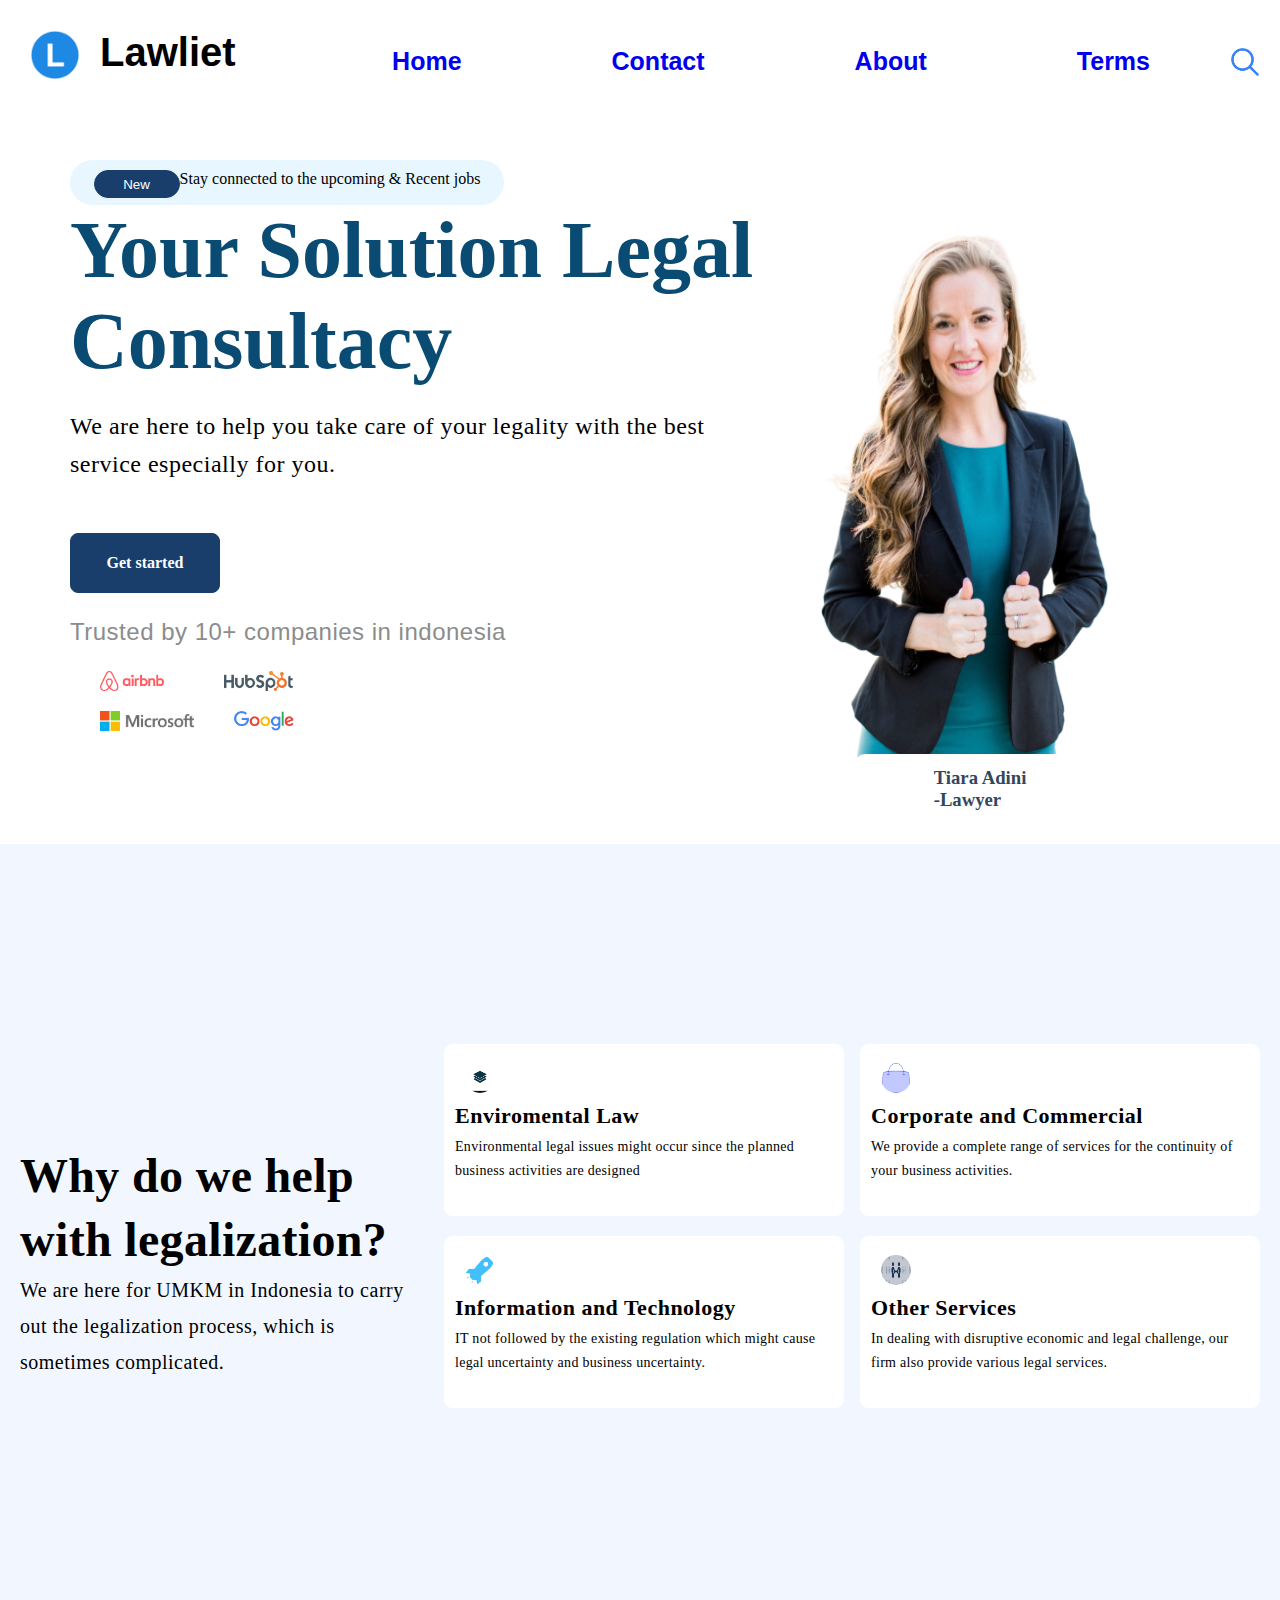
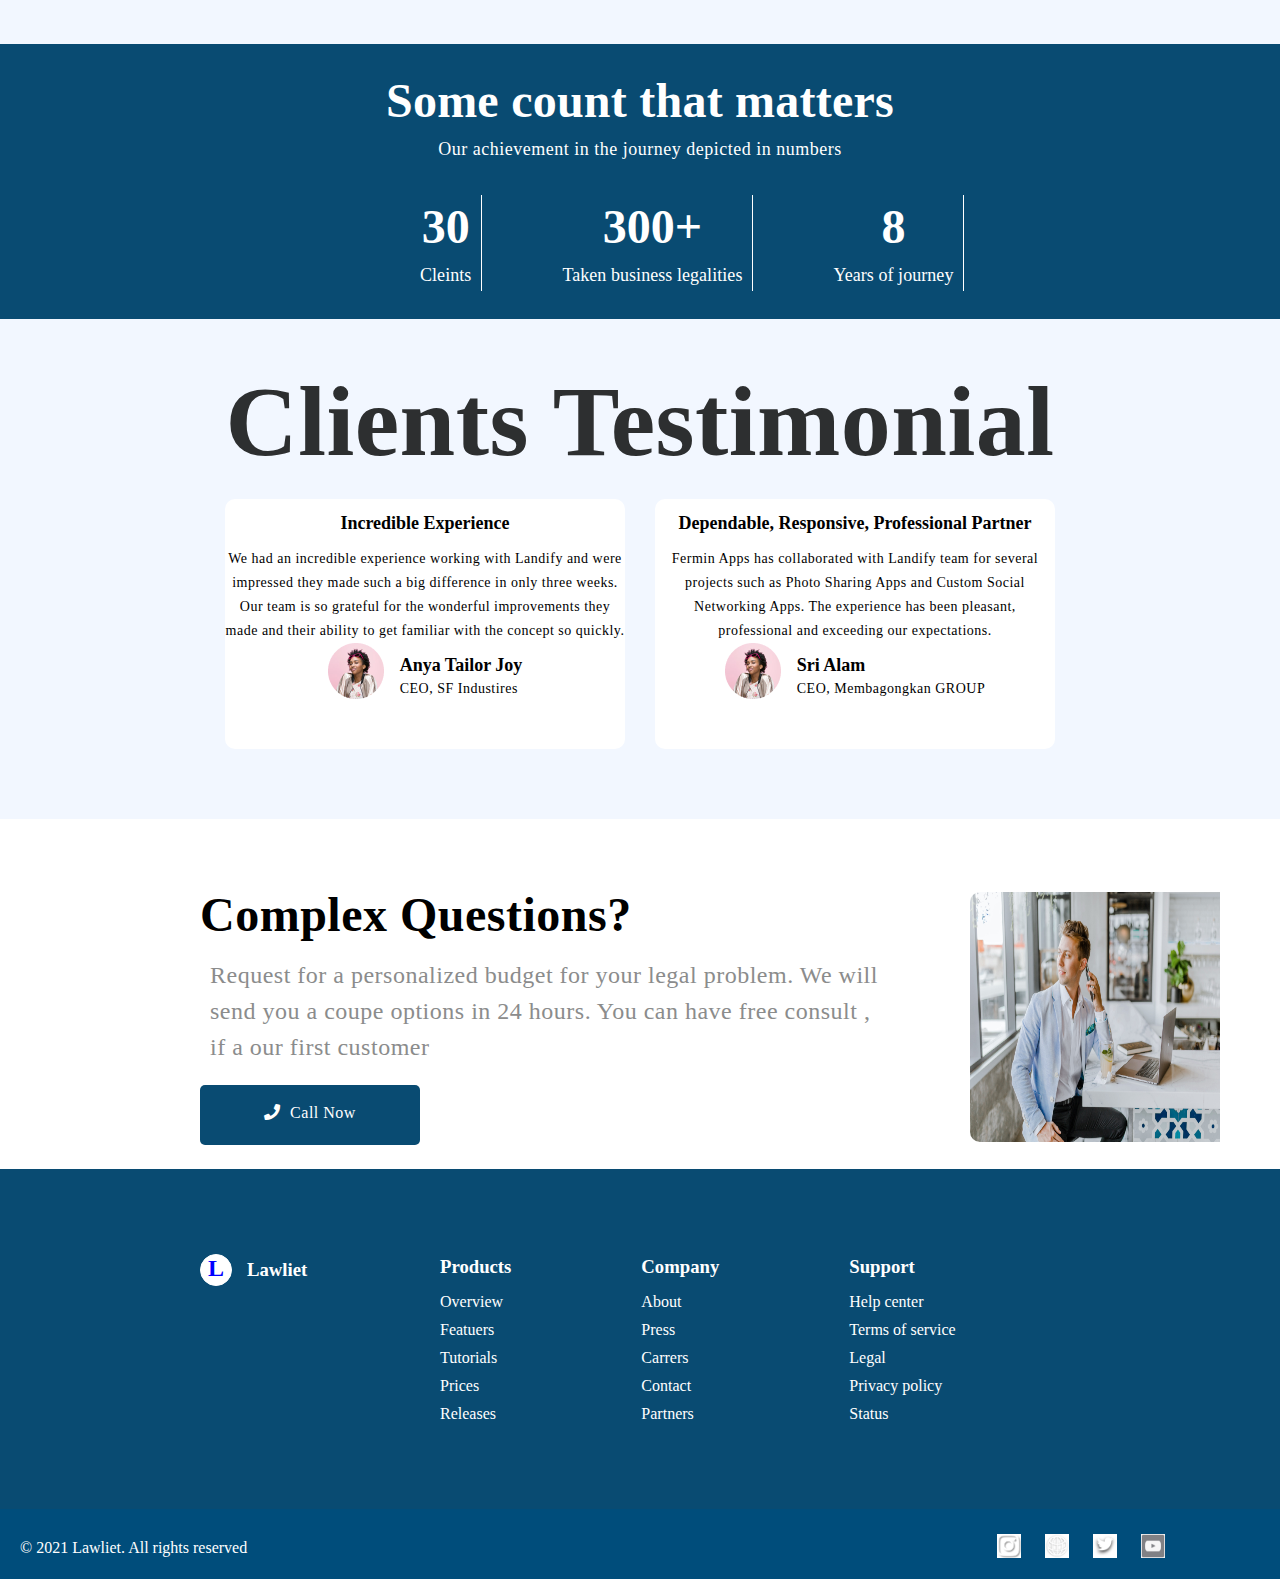
<file: index.html>
<!DOCTYPE html>
<html lang="en">
<head>
    <meta charset="UTF-8">
    <meta name="viewport" content="width=device-width, initial-scale=1.0">
    <title>landing page</title>
    <link rel="stylesheet" href="main.css">
</head>
<body>
    <section class="header">
        <nav class="navbar">
        <div class="nav-left">
            <img src="pics\download.png" alt="img">
            <h2>Lawliet</h2>
        </div>
        <div class="nav-list">
            <ul>
                <li><a href="#">Home</a></li>
                <li><a href="#">Contact</a></li>
                <li><a href="#">About</a></li>
                <li><a href="#">Terms</a></li>
                <div class="search"><a href=""><img src="pics\search.png" alt=""></a></div>
              </ul>
            </div>
            <div class="hamburger">
                <div class="hamburger-icon">
                    <div class="bar"></div>
                    <div class="bar"></div>
                    <div class="bar"></div>
                </div>
            </div>
        </nav>
    </section>
    <!-- --------------navbar section ends here----------- -->
    <section class="hero">
        <div class="hero-left">
    <div class="hero-con">
        <button>New</button>
        <p>Stay connected to the upcoming & Recent jobs</p>
    </div>
    <div class="hero-title">
     <h1>Your Solution Legal Consultacy</h1>
       <p>We are here to help you take care of your legality with the best service especially for you.</p>
        <button>Get started</button>
        <p class="para">Trusted by 10+ companies in indonesia</p>
    </div>
    <div class="logos">
    <div class="logo1">
     <img src="pics\airbnb.png" alt="">
     <img src="pics\hubspot.png" alt="">
    </div>
    <div class="logo2" >
     <img src="pics\microsoft.png" alt="">
     <img src="pics\google.png" alt="">
    </div>
        </div>
       </div>
    <div class="hero-right">
        <div class="profile">
       <img src="pics\hero.png" alt="">
       <h3>Tiara Adini<br> -Lawyer</h3>
        </div>
    </div>
       </div>
    </section>
      <!-- hero section ends here --> 
    <section class="service">
        <div class="serv-left">
        <h1>Why do we help with legalization?</h1>
        <p>We are here for UMKM in Indonesia to carry out the legalization process, which is sometimes complicated.</p>
        </div>
        <div class="serv-right">
        <div class="card">
            <img src="pics\layer.png" alt="">
            <h2>Enviromental Law</h2>
            <p>Environmental legal issues might occur since the planned business activities are designed</p>
        </div>
        <div class="card">
            <img src="pics\bag.png" alt="">
            <h2>Corporate and Commercial</h2>
            <p>We provide a complete range of services for the continuity of your business activities.</p>
        </div>
        <div class="card">
            <img src="pics\rocket.png" alt="">
            <h2>Information and Technology</h2>
            <p>IT not followed by the existing regulation which might cause legal uncertainty and business uncertainty.</p>
        </div>
        <div class="card">
            <img src="pics\people-arrows.png" alt="">
            <h2>Other Services</h2>
            <p>In dealing with disruptive economic and legal challenge, our firm also provide various legal services.</p>
        </div>
        </div>
    </section>
    <!-- ---------------service section ends here------------ -->
      
      <section class="BG">
     <div class="achievement">
        <h1>Some count that matters</h1>
        <p>Our achievement in the journey depicted in numbers</p>
     </div>
     <div class="counts">
        <div class="count-items">
            <h1>30</h1>
            <p>Cleints</p>
        </div>
        <div class="count-items">
            <h1>300+</h1>
            <p>Taken business legalities</p>
        </div>
        <div class="count-items">
            <h1>8</h1>
            <p>Years of journey</p>
        </div>
     </div>
      </section>
      <!-- -------------achievement ends ------------ -->

      <section class="testimonial">
        <div class="main-h1" >
           <h1>Clients Testimonial</h1> 
        </div>
        <div class="testi-cards">
            <div class="cards">
             <h1>Incredible Experience</h1>
             <p> We had an incredible experience working with Landify and were impressed they made such a big difference in only three weeks. Our team is so grateful for the wonderful improvements they made and their ability to get familiar with the concept so quickly.</p>
             <div class="person-detail">
                <img src="pics\person.png" alt="">
                <div class="pers-info">
                <h2> Anya Tailor Joy</h2>
                <p>CEO, SF Industires</p>
            </div>
             </div>
            </div>
            <div class="cards">
                <h1>Dependable, Responsive, Professional Partner</h1>
                <p>Fermin Apps has collaborated with Landify team for several projects such as Photo Sharing Apps and Custom Social Networking Apps. The experience has been pleasant, professional and exceeding our expectations. </p>
                <div class="person-detail">
                    <img src="pics\person.png" alt="">
                    <div class="pers-info">
                    <h2> Sri Alam</h2>
                    <p>CEO, Membagongkan GROUP</p>
                    </div>
                </div>
            </div>
        </div>
       </section>
       <!-- --------------testimonial ends ------------ -->

    <section class="questions">
        <div class="que-left">
     <h1>Complex Questions?</h1>
     <p>Request for a personalized budget for your legal problem. We will <br>send you a coupe options in 24 hours. You can have free consult ,<br> if a our first customer</p>
        <a href="#" class="call-button">
            <i class="fa fa-phone"></i>
            Call Now
          </a>
          <link rel="stylesheet" href="https://cdnjs.cloudflare.com/ajax/libs/font-awesome/5.15.4/css/all.min.css">
    </div>
    <div class="que-right">
        <img src="pics\img.jpg" alt="">
   </div>
    </section>
    <!-- -----------------Questions section ends here---------------- -->
        <footer class="footer"> 
            <div class="left-data">
                <div class="L"> <h2>L</h2></div>
                <h3>Lawliet </h3>
            </div>
            <div class="columns">
              <div class="list-column">

                <h3>Products</h3>
                <ul>
                    <li>Overview</li>
                    <li>Featuers</li>
                    <li>Tutorials</li>
                    <li>Prices</li>
                    <li>Releases</li>
                </ul>
              </div>
              <div class="list-column">
                <h3>Company</h3>
                <ul>
                    <li>About</li>
                    <li>Press</li>
                    <li>Carrers</li>
                    <li>Contact</li>
                    <li>Partners</li>
                </ul>
              </div>
              <div class="list-column">
                <h3>Support</h3>
                <ul>
                    <li>Help center</li>
                    <li>Terms of service</li>
                    <li>Legal</li>
                    <li>Privacy policy</li>
                    <li>Status</li>
                </ul>
            </div>
        </footer>
            <!-- --------------Footer ended ------------ -->
          <footer class="inner-footer">
            <p>© 2021 Lawliet. All rights reserved</p>
            <div class="icons">
            <img src="pics\insta.jpg" alt="">
            <img src="pics\glob.jpg" alt="">
            <img src="pics\twi.jpg" alt="">
            <img src="pics\yt.png" alt="">
        </div>
        </footer> 
</body>
</html>
</file>
<file: main.css>
*{
    margin: 0;
    padding: 0;   
 }
.header{
    background-color:#FFFFFF;
    width: 100%;
    height: 100px;
    left: 165px;
}
.hamburger {
  display: none;
}
.hamburger-icon {
  width: 30px;
  height: 20px;
  display: flex;
  flex-direction: column;
  justify-content: space-between;
  cursor: pointer;
}

.bar {
  width: 100%;
  height: 3px;
  background-color: #000;
}

.nav-left{
    display: flex;
    padding: 30px;
}
.nav-left img{
    height: 50px;
    width: 50px;
}
.nav-left h2{
    padding-left: 20px;
    font-size: 40px;
    font-family: 'Gill Sans', 'Gill Sans MT', Calibri, 'Trebuchet MS', sans-serif;
}
  .nav-list ul{
    list-style: none;
    display: flex;
    justify-content: flex-end;
    margin-top: -63px;
}
li a{
    padding-left: 70px;
text-decoration: none;
margin-right: 80px;
font-size: 25px;
font-weight: bold;
gap: 5px;
font-family: 'Gill Sans', 'Gill Sans MT', Calibri, 'Trebuchet MS', sans-serif;
}
.search{
  width: fit-content;
  height: fit-content;
  margin-right: 20px;
}
.search img{
  width: 30px;
height: 30px;
}

/* --------------navbar section ends here----------- */
.hero{
  display: flex;
  padding: 20px;
  padding-left: 50px;
  margin-top: 40px;
}
.hero-left{
  padding-left: 20px;
}
.hero-con{
width: 434px;
height: 35px;
left: 155px;
border-radius: 26.5px;
display: flex;
background-color:#E7F6FF;
justify-content: center;
padding-top: 10px;
}
.hero-con button{
    height: 28px;
    width: 86px;
    background-color: #193E6C;
    border: 1px solid #193E6C;
    border-radius: 20px;
    color: white;
}
.hero-con p{
  padding-bottom: 8px;
}
.hero-title h1{
  font-family: Playfair Display;
font-size: 80px;
font-weight: 700;
color: #094B72;
}
.hero-title p{
    font-family: Plus Jakarta Sans;
font-size: 24px;
font-weight: 500;
line-height: 38px;
letter-spacing: 0.5px;
margin-top: 20px;
}
.hero-title button{
    width: 150px;
height: 60px;
border: 1px solid #193E6C;
background-color:#193E6C;
border-radius: 8px;
font-size: medium;
font-weight: bold;
color: white;
margin-top: 50px;
font-family: Plus Jakarta Sans;
}
.hero-title .para{
  color:#8B8C8C; 
  font-family: sans-serif;
}
 .logo1{
    display: flex;
    margin-left: 30px;
    margin-top: 20px;
    gap: 60px;
}
.logos img{
    height: 20px;
}
.logo2{
    display: flex;
    margin-left: 30px;
    margin-top: 20px;
    gap: 40px;
}
 .hero-right{
  width: 65%;
 }
  .profile{
       margin-left: 05px;
       margin-top: -60px;
  }
  .profile img{
height: 700px;
width: 400px;
} 
.profile h3{
  height: 70px;
  width: 250px;
  background-color: #FFFFFF;
  position: relative;
  margin-top: -50px;
  margin-left: 90px;
  border-radius: 10px;
  box-shadow: #FFFFFF;
  display: flex;
  align-items: center;
  justify-content: center;
  color: #33475B;
  font-weight: 700;
}
/*---------- hero section ends here-----------  */
   .service{
    background-color: #F2F7FF;
    width: 100%;
    height: 800px;
   }
   .serv-left {
      padding: 20px;
      float: left;
      margin-top: 280px;
      width: 30%;
   }
   .serv-left h1{
    font-family: Playfair Display;
    font-size: 48px;
    font-weight: 700;
    line-height: 64px;
    letter-spacing: 0.32307693362236023px;
    text-align: left;
    
   }
   .serv-left p{
    font-family: Poppins;
font-size: 20px;
font-weight: 400;
line-height: 36px;
letter-spacing: 0.5px;
text-align: left;
}
 .serv-right{
  flex: 2;
  padding: 20px;
  display: flex;
  flex-wrap: wrap;
  justify-content: space-between;
  padding-top: 200px;
 }
 .card {
  background-color: white;
  border: 1px solid white;
  border-radius: 8px;
  width: calc(50% - 30px);
  margin-bottom: 20px;
 padding: 10px;
 height: 150px;
}
.card img {
  margin-top: 8px;
  margin-left: 10px;
  height: 30px;
  width:30px;
 border-radius: 50%;
  }
  .card h2{
    font-family: Playfair Display;
    font-size: 22px;
    font-weight: 700;
    line-height: 22px;
    letter-spacing: 0.5px;
    text-align: left;
    margin-top: 8px;
  }
  .card p{
    margin-top: 8px;
    font-family: Plus Jakarta Sans;
font-size: 14px;
font-weight: 400;
line-height: 24px;
letter-spacing: 0.30000001192092896px;
text-align: left;
}
 /* ---------------service section ends here------------ */
 .BG{
height: 250px;
width: 100%;
background-color: #094B72;
color: white;
text-align: center;
padding-top: 25px;
}
.achievement h1{
    font-family: Playfair Display;
font-size: 48px;
font-weight: 900;
line-height: 64px;
letter-spacing: 0.005em;
text-align: center;

}
.achievement p{
    font-family: Poppins;
font-size: 18px;
font-weight: 400;
line-height: 32px;
letter-spacing: 0.5px;
text-align: center;
}
.counts{
padding-left: 420px;
padding-top: 30px;
gap: 80px;
display: flex;
}
.count-items{
  border-right: 1px solid white;
  padding-right: 10px;
}
.count-items h1{
  font-family: Poppins;
  font-size: 48px;
  font-weight: 800;
  line-height: 64px;
  letter-spacing: 0em;
  text-align: center;
  }
.count-items p{
font-family: Poppins;
font-size: 18px;
font-weight: 400;
line-height: 32px;
letter-spacing: 0.003em;
text-align: center;
}
/* -------------achievement ends ------------ */
.testimonial{
  background-color: #F2F7FF;
  height: 500px;
}
.main-h1{
padding-top: 45px;
  font-size: 50px;
  font-weight: 700;
  color: #2D2F30;
  letter-spacing: 0.5px;
  text-align: center;
}
.testi-cards{
  display: flex;
  width: Hug (1,100px);
height: Hug (250px);
gap: 30px;
justify-content: center;
margin-top: 20px;
}
.cards{
  width: 400px;
height: 250px;
background-color: #FFFFFF;
gap: 20px;
border-radius: 10px;
}
.cards h1{
  font-family: Poppins;
font-size: 18px;
font-weight: bold;
line-height: 28px;
text-align: center;
padding: 10px;
 }
.cards p{
  font-family: Poppins;
font-size: 14px;
font-weight: 400;
line-height: 24px;
letter-spacing: 0.5px;
text-align: center;
}
.person-detail{
  display: flex;
  justify-content: center;
  width: Hug (209px);
height: Hug (56px);
gap: 16px;
}
.person-detail img{
  width: 56px;
height: 56px;
}
.pers-info{
  width: Hug (137px);
height: Hug (52px);
}
.pers-info h2{
font-family: Inter;
font-size: 18px;
font-weight: 700;
line-height: 45px;
text-align: left;
}
.pers-info p{
  font-family: Inter;
font-size: 14px;
font-weight: 400;
line-height: 2px;
text-align: left;
}
/* --------------testimonial ends ------------ */
 .questions{ 
    background-color: #FFFFFF;
height: 350px;
display: flex;
align-items: center; 
}
.que-left{
    margin-top: 40px;
    padding-left: 200px;
    font-family: Poppins;
font-size: 24px;
font-weight: 400;
line-height: 36px;
letter-spacing: 0.5px;
}
.que-left h1{
  padding-right: 235px;
  font-family: Playfair Display;
font-size: 48px;
font-weight: 700;
line-height: 64px;
letter-spacing: 0.5px;
}
.que-left p{
    color: #8B8C8C;
    padding: 10px;
   }
   .call-button {
    display: inline-block;
    background-color:#094B72;
    color: #fff;
    padding: 10px 20px;
    border: none;
    border-radius: 5px;
    text-align: center;
    text-decoration: none;
    font-size: 16px;
    cursor: pointer;
    margin-top: 10px;
    margin-right: 550px;
    width: 180px;
    height: 40px;
  }

  .call-button i {
    margin-right: 5px;
  }
  .que-right img{
    display: flex;
    padding-right: 170px;
    height: 250px;
    width: 250px;
    border-radius: 10px;
    margin-top: 45px;
  }
  /* -----------------Questions section ends here ---------------- */

 .footer { 
    display: flex;
    justify-content: space-between;
    padding: 20px;
    background-color: #094B72;
    width: auto;
height: 300px;
padding-left: 200px;
color: white;
  }
  .left-data {
    flex: 1;
    display: flex; 
    margin-top: 65px;
}
.left-data h3{
     padding-top: 5px;
     padding-left: 15px;
     align-items: center;
}
  .L{
    border: 1px solid white;
    background-color: white;
    border-radius: 50px;
    width: 30px;
    height: 30px;
    color: blue;
    text-align: center;
  }
  .columns {
    flex: 3;
    display: flex;
    padding-right: 100px;
    gap: 130px;
    align-items: center;
    align-items: center;
  }
   .list-column ul{
     list-style: none;
     margin-top: 15px;
   }
   .list-column ul li{
    margin-top: 10px;
   }
   /* --------------Footer ended ------------ */
.inner-footer {
    background-color:#004D7B;
    padding-top: 10px;
    height: 60px;
    width: auto;
    display: flex;
    color: white;
     }
     .inner-footer p{
        margin-top: 20px;
        margin-left: 20px;
     }
   .icons{
height: fit-content;
width: fit-content;
margin-left: 750px;
margin-top: 15px;
}   
.inner-footer .icons img{
  width: 24px;
height: 24px;
margin-right: 20px;
}
.hamburger-icon {
  width: 30px;
  height: 20px;
  display: flex;
  flex-direction: column;
  justify-content: space-between;
  cursor: pointer;
}

.bar {
  width: 100%;
  height: 3px;
  background-color: #000;
}
@media only screen and (max-width: 600px)
{
  .hamburger {
    display:flex ;  
    /* float: inline-end; */
    /* padding: 0px px 0px 0px 300px ; */
  }
  
  .nav-list {
    display: none; 
  }
  
  .bar {
    background-color: #000;
    width: 30px;
    height: 3px;
  } 
  .nav-left {
    padding: 10px; 
  }
  
  .nav-left img {
    height: 40px; 
    width: 40px;
  }
  
  .nav-left h2 {
    font-size: 30px;
  }
  
  /* ---------------hero start -------------------- */

.hero {
  flex-direction: column;
}
.hero-left,
.hero-right {
  flex-basis: auto;
  width: 100%;
}
.hero-right {
      order: -1;
    }
    /* ---------------service start -------------------- */

 .service {
  flex-direction: column;
  height: fit-content;
}
.serv-left, .serv-right {
  width: 100%;
}
.serv-left h1{
  font-size: 24px;
  line-height: 30px;
}
.serv-left{
  margin-top: 50px;
}
.serv-right{
  padding-top: 20px;
}
.card {
  flex-basis: calc(50% - 20px);
}
/* --------------- BG start -------------------- */

.BG {
  flex-direction: column;
  height: fit-content;
}
.achievement, .counts {
  flex-basis: auto; 
}
.counts{
  order: 3;
  padding-left: 50px;
}
.count-items {
  flex-direction: row;
  padding: 10px;
}
.count-items p{
  line-height: 14px;
  display: flex;
}
/* ---------------testiomnail start -------------------- */
.testimonial{
  height: fit-content;
}
.testimonial .main-h1{
  font-size: 25px;
}
.testi-cards {
  flex-direction: column;
  align-items: center;
}
.cards {
  width: 100%;
  margin-bottom: 20px;
}
/* --------------- questions start -------------------- */

.questions {
  height: auto; 
  flex-direction: column; 
}

.que-left {
  padding-left: 20px; 
  margin-top: 20px; 
  text-align: center; 
}

.que-left h1 {
  padding-right: 0;
}

.call-button {
  margin-right: auto; 
  margin-left: auto; 
}
.que-right{
  display: none;
}
/* ---------------inner footer start -------------------- */
.icons {
  margin-left: 40px; 
  display: flex;
  justify-content: center; 
}

.inner-footer .icons img {
  margin-right: 10px; 
}


.footer {
  flex-direction: column;
  padding: 10px;
  height: auto;
  padding-left: 30px;
  align-items: center;
}
.left-data{
  padding-right: 280px;
}
.columns {
  flex-direction: row;
  gap: 15px;
  margin-top: 20px;
}
.list-column ul li{
  line-height: 10px;
}
}
</file>
